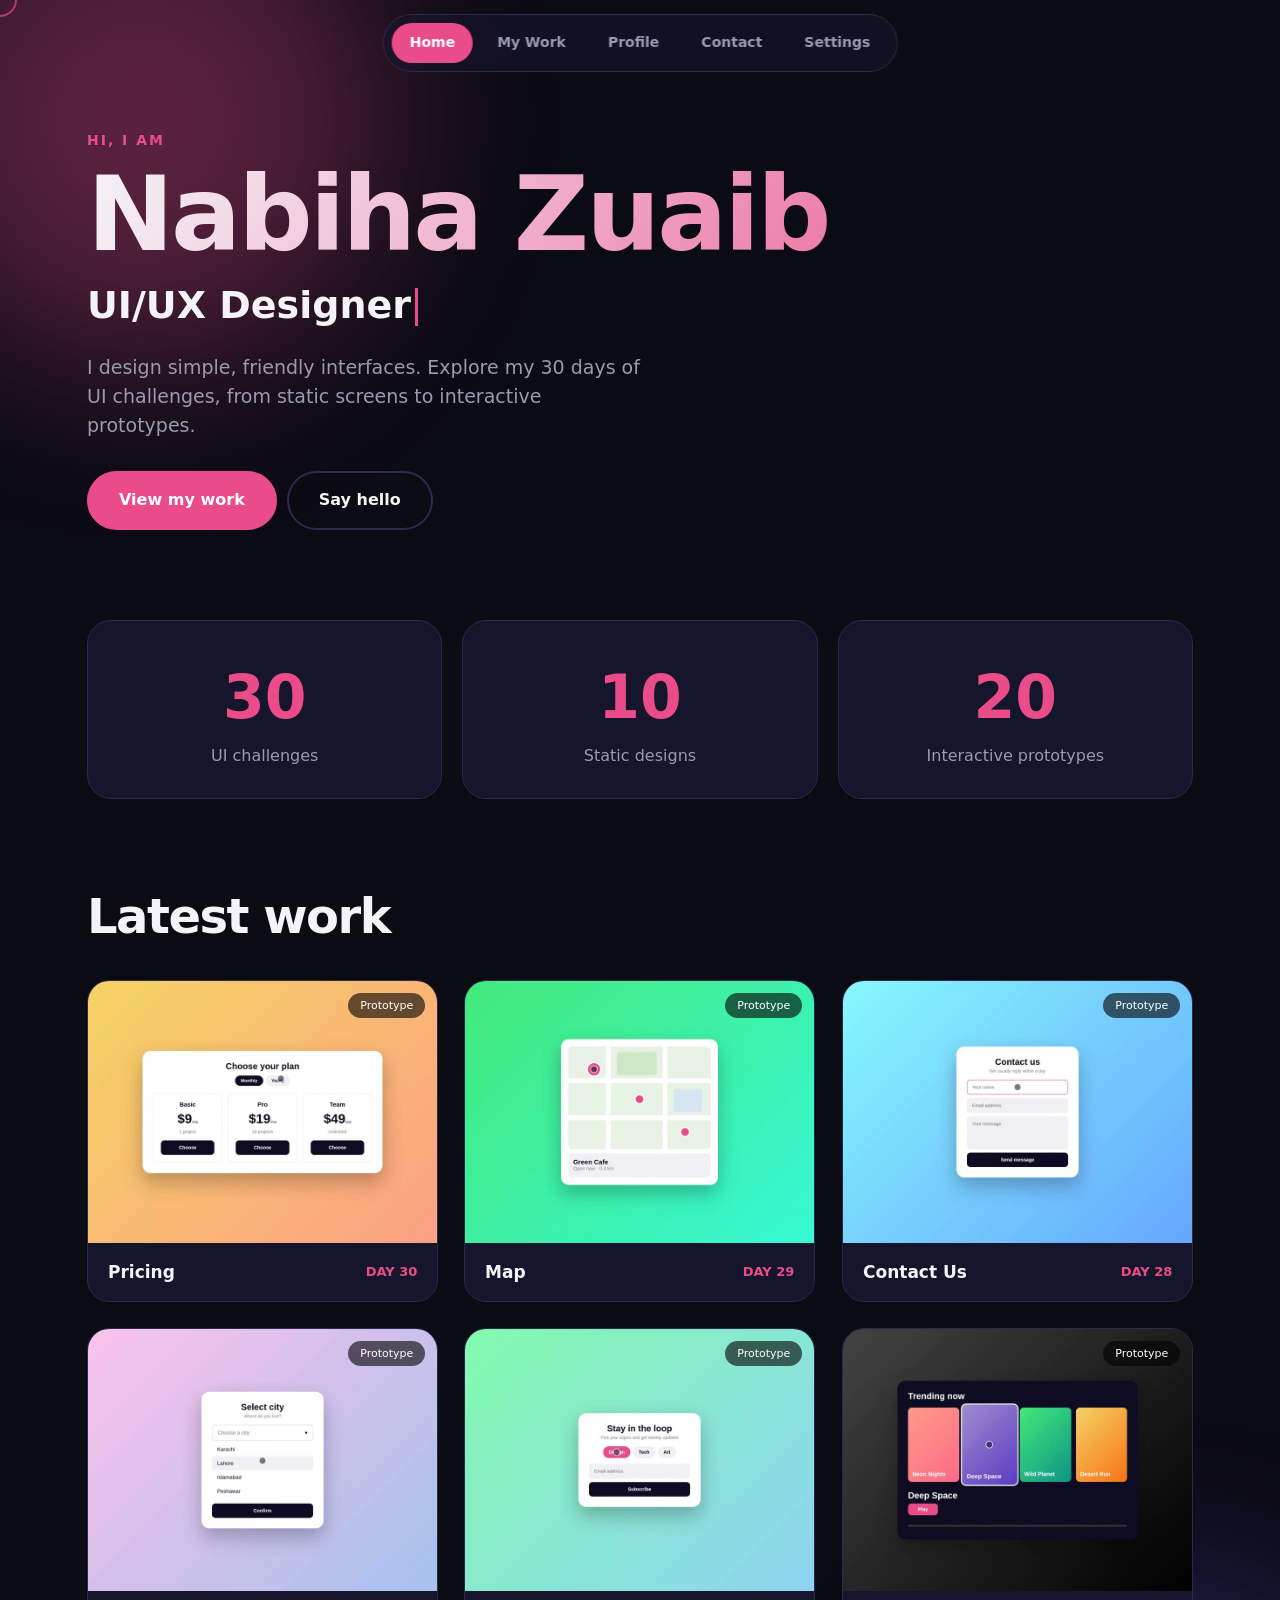
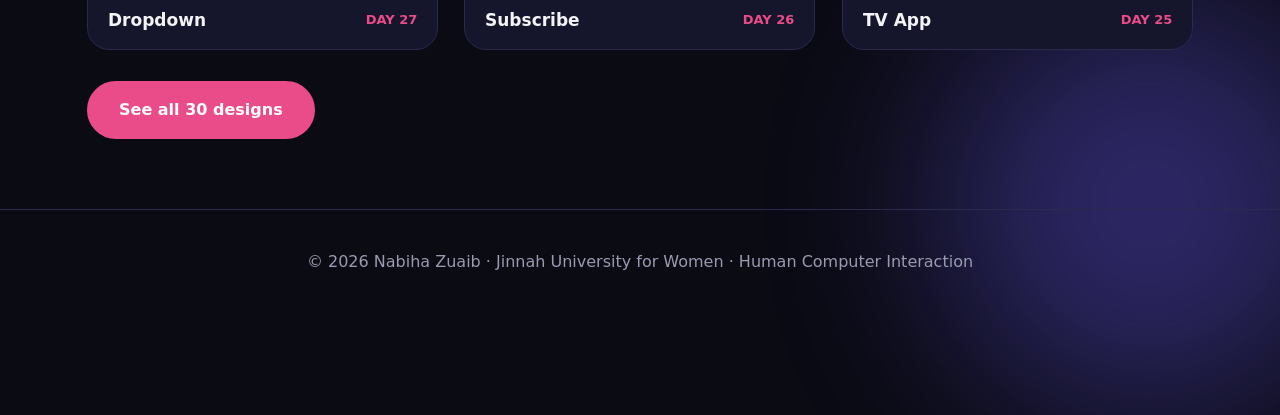
<file: nabiha-portfolio/site/index.html>
<!doctype html><html lang="en"><head><meta charset="utf-8"><meta name="viewport" content="width=device-width,initial-scale=1"><title>Home | Nabiha Zuaib</title><meta name="description" content="Nabiha Zuaib - UI/UX design portfolio, 30 Daily UI challenges."><link rel="stylesheet" href="style.css"></head><body data-p="home"><main>
<section class="hero"><p class="eye rev">Hi, I am</p><h1 class="rev">Nabiha Zuaib</h1><h2 class="rev"><span id="ty"></span><i class="caret"></i></h2><p class="lead rev">I design simple, friendly interfaces. Explore my 30 days of UI challenges, from static screens to interactive prototypes.</p><div class="rev"><a class="btn" href="work.html">View my work</a><a class="btn ghost" href="contact.html">Say hello</a></div></section>
<section class="stats"><div class="st"><b data-c="30">0</b><span>UI challenges</span></div><div class="st"><b data-c="10">0</b><span>Static designs</span></div><div class="st"><b data-c="20">0</b><span>Interactive prototypes</span></div></section>
<h3 class="t rev">Latest work</h3><div class="grid" id="feat"></div><a class="btn" href="work.html">See all 30 designs</a>
</main><script src="app.js"></script></body></html>
</file>
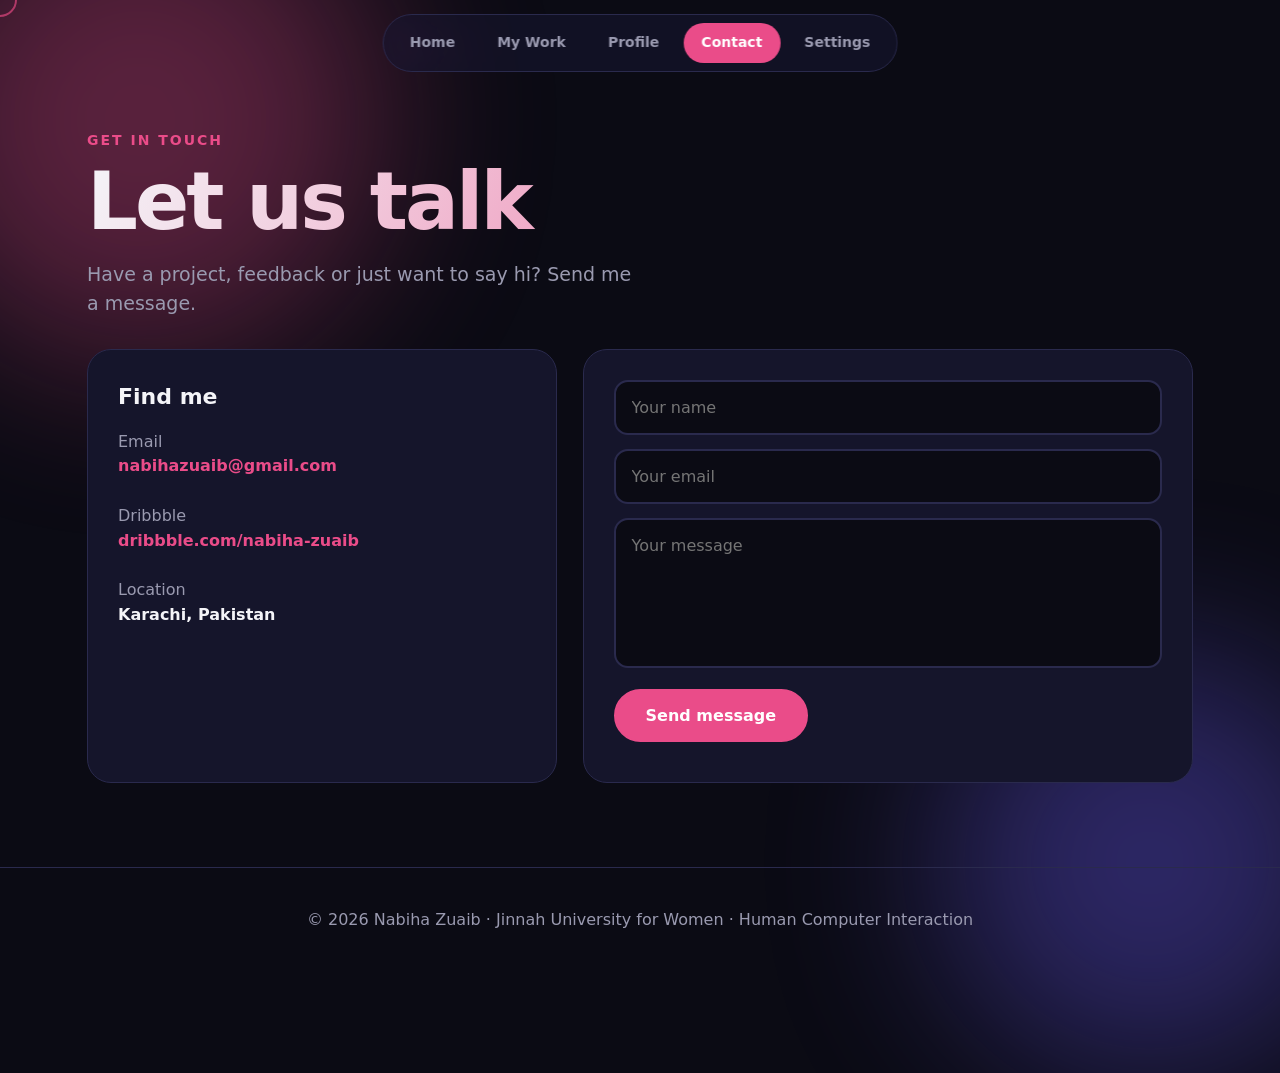
<file: nabiha-portfolio/site/contact.html>
<!doctype html><html lang="en"><head><meta charset="utf-8"><meta name="viewport" content="width=device-width,initial-scale=1"><title>Contact | Nabiha Zuaib</title><meta name="description" content="Nabiha Zuaib - UI/UX design portfolio, 30 Daily UI challenges."><link rel="stylesheet" href="style.css"></head><body data-p="contact"><main>
<p class="eye rev">Get in touch</p><h1 class="rev" style="font-size:clamp(40px,7vw,80px)">Let us talk</h1><p class="lead rev">Have a project, feedback or just want to say hi? Send me a message.</p>
<div class="two"><div class="box"><h4>Find me</h4><p>Email<br><a href="mailto:nabihazuaib@gmail.com" style="color:var(--a)"><b>nabihazuaib@gmail.com</b></a></p><br><p>Dribbble<br><a href="https://dribbble.com/nabiha-zuaib" target="_blank" rel="noopener" style="color:var(--a)"><b>dribbble.com/nabiha-zuaib</b></a></p><br><p>Location<br><b style="color:var(--fg)">Karachi, Pakistan</b></p></div>
<div class="box"><form id="f"><input id="n" placeholder="Your name" required><input id="e" type="email" placeholder="Your email" required><textarea id="m" placeholder="Your message" required></textarea><button class="btn" type="submit">Send message</button></form><div class="ok"><b>&#10003;</b><h4>Thank you!</h4><p>Your email app should open with the message ready to send.</p></div></div></div>
</main><script src="app.js"></script></body></html>
</file>
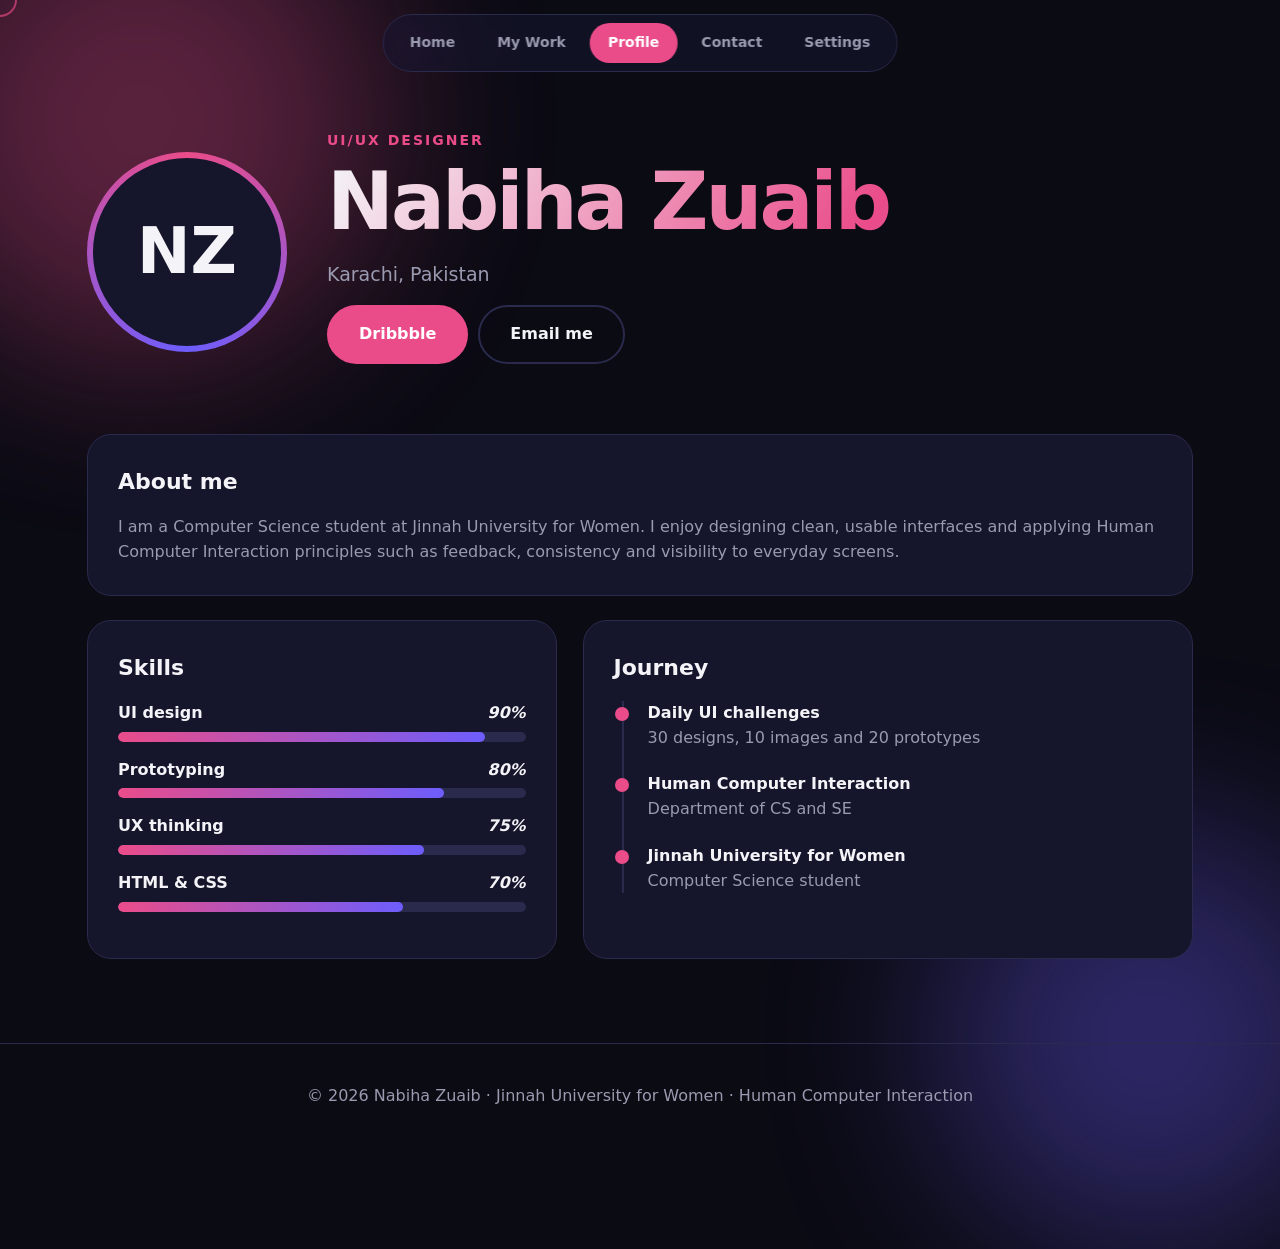
<file: nabiha-portfolio/site/profile.html>
<!doctype html><html lang="en"><head><meta charset="utf-8"><meta name="viewport" content="width=device-width,initial-scale=1"><title>Profile | Nabiha Zuaib</title><meta name="description" content="Nabiha Zuaib - UI/UX design portfolio, 30 Daily UI challenges."><link rel="stylesheet" href="style.css"></head><body data-p="profile"><main>
<div class="pf"><div class="av rev"><div>NZ</div></div><div><p class="eye rev">UI/UX Designer</p><h1 class="rev" style="font-size:clamp(40px,7vw,80px)">Nabiha Zuaib</h1><p class="lead rev" style="margin-bottom:16px">Karachi, Pakistan</p><a class="btn" href="https://dribbble.com/nabiha-zuaib" target="_blank" rel="noopener">Dribbble</a><a class="btn ghost" href="mailto:nabihazuaib@gmail.com">Email me</a></div></div>
<div class="box"><h4>About me</h4><p>I am a Computer Science student at Jinnah University for Women. I enjoy designing clean, usable interfaces and applying Human Computer Interaction principles such as feedback, consistency and visibility to everyday screens.</p></div>
<div class="two"><div class="box"><h4>Skills</h4>
<div class="sk"><span>UI design<em>90%</em></span><div class="bar"><i data-w="90"></i></div></div><div class="sk"><span>Prototyping<em>80%</em></span><div class="bar"><i data-w="80"></i></div></div><div class="sk"><span>UX thinking<em>75%</em></span><div class="bar"><i data-w="75"></i></div></div><div class="sk"><span>HTML &amp; CSS<em>70%</em></span><div class="bar"><i data-w="70"></i></div></div></div>
<div class="box"><h4>Journey</h4><div class="tl"><div><b>Daily UI challenges</b><span>30 designs, 10 images and 20 prototypes</span></div><div><b>Human Computer Interaction</b><span>Department of CS and SE</span></div><div><b>Jinnah University for Women</b><span>Computer Science student</span></div></div></div></div>
</main><script src="app.js"></script></body></html>
</file>
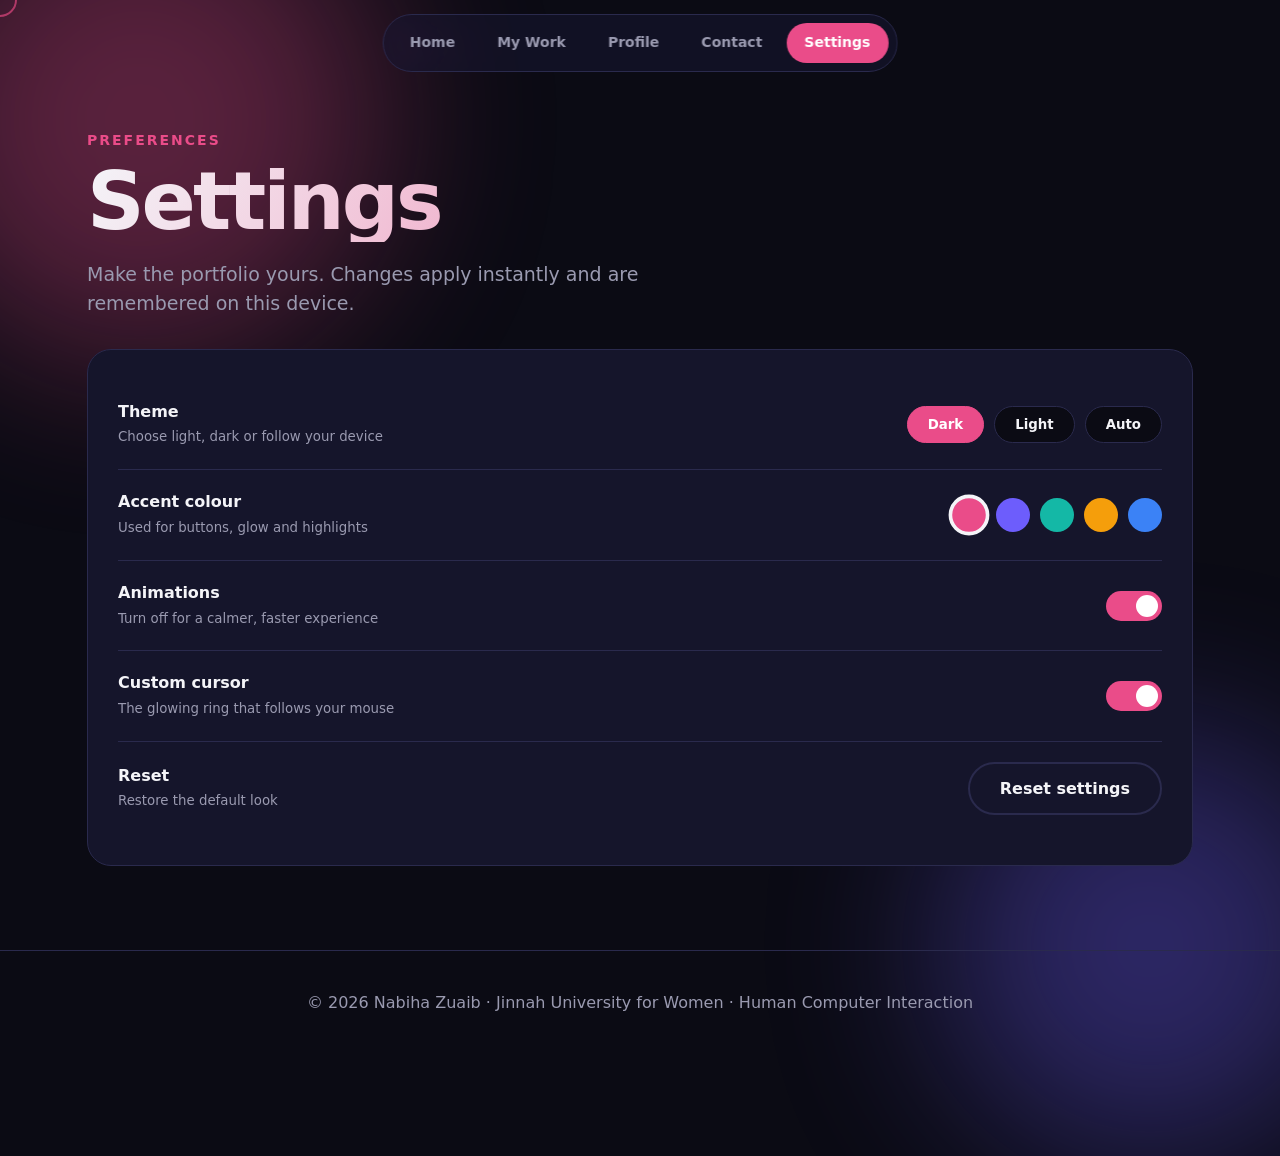
<file: nabiha-portfolio/site/settings.html>
<!doctype html><html lang="en"><head><meta charset="utf-8"><meta name="viewport" content="width=device-width,initial-scale=1"><title>Settings | Nabiha Zuaib</title><meta name="description" content="Nabiha Zuaib - UI/UX design portfolio, 30 Daily UI challenges."><link rel="stylesheet" href="style.css"></head><body data-p="settings"><main>
<p class="eye rev">Preferences</p><h1 class="rev" style="font-size:clamp(40px,7vw,80px)">Settings</h1><p class="lead rev">Make the portfolio yours. Changes apply instantly and are remembered on this device.</p>
<div class="box"><div class="row"><div><b>Theme</b><small>Choose light, dark or follow your device</small></div><div class="sg"><button data-t="dark">Dark</button><button data-t="light">Light</button><button data-t="auto">Auto</button></div></div>
<div class="row"><div><b>Accent colour</b><small>Used for buttons, glow and highlights</small></div><div class="sg"><i class="cs" data-a="#ea4c89"></i><i class="cs" data-a="#6d5dfc"></i><i class="cs" data-a="#14b8a6"></i><i class="cs" data-a="#f59e0b"></i><i class="cs" data-a="#3b82f6"></i></div></div>
<div class="row"><div><b>Animations</b><small>Turn off for a calmer, faster experience</small></div><button class="sw" id="sa"></button></div>
<div class="row"><div><b>Custom cursor</b><small>The glowing ring that follows your mouse</small></div><button class="sw" id="sc"></button></div>
<div class="row"><div><b>Reset</b><small>Restore the default look</small></div><button class="btn ghost" id="rs" style="margin:0">Reset settings</button></div></div>
</main><script src="app.js"></script></body></html>
</file>
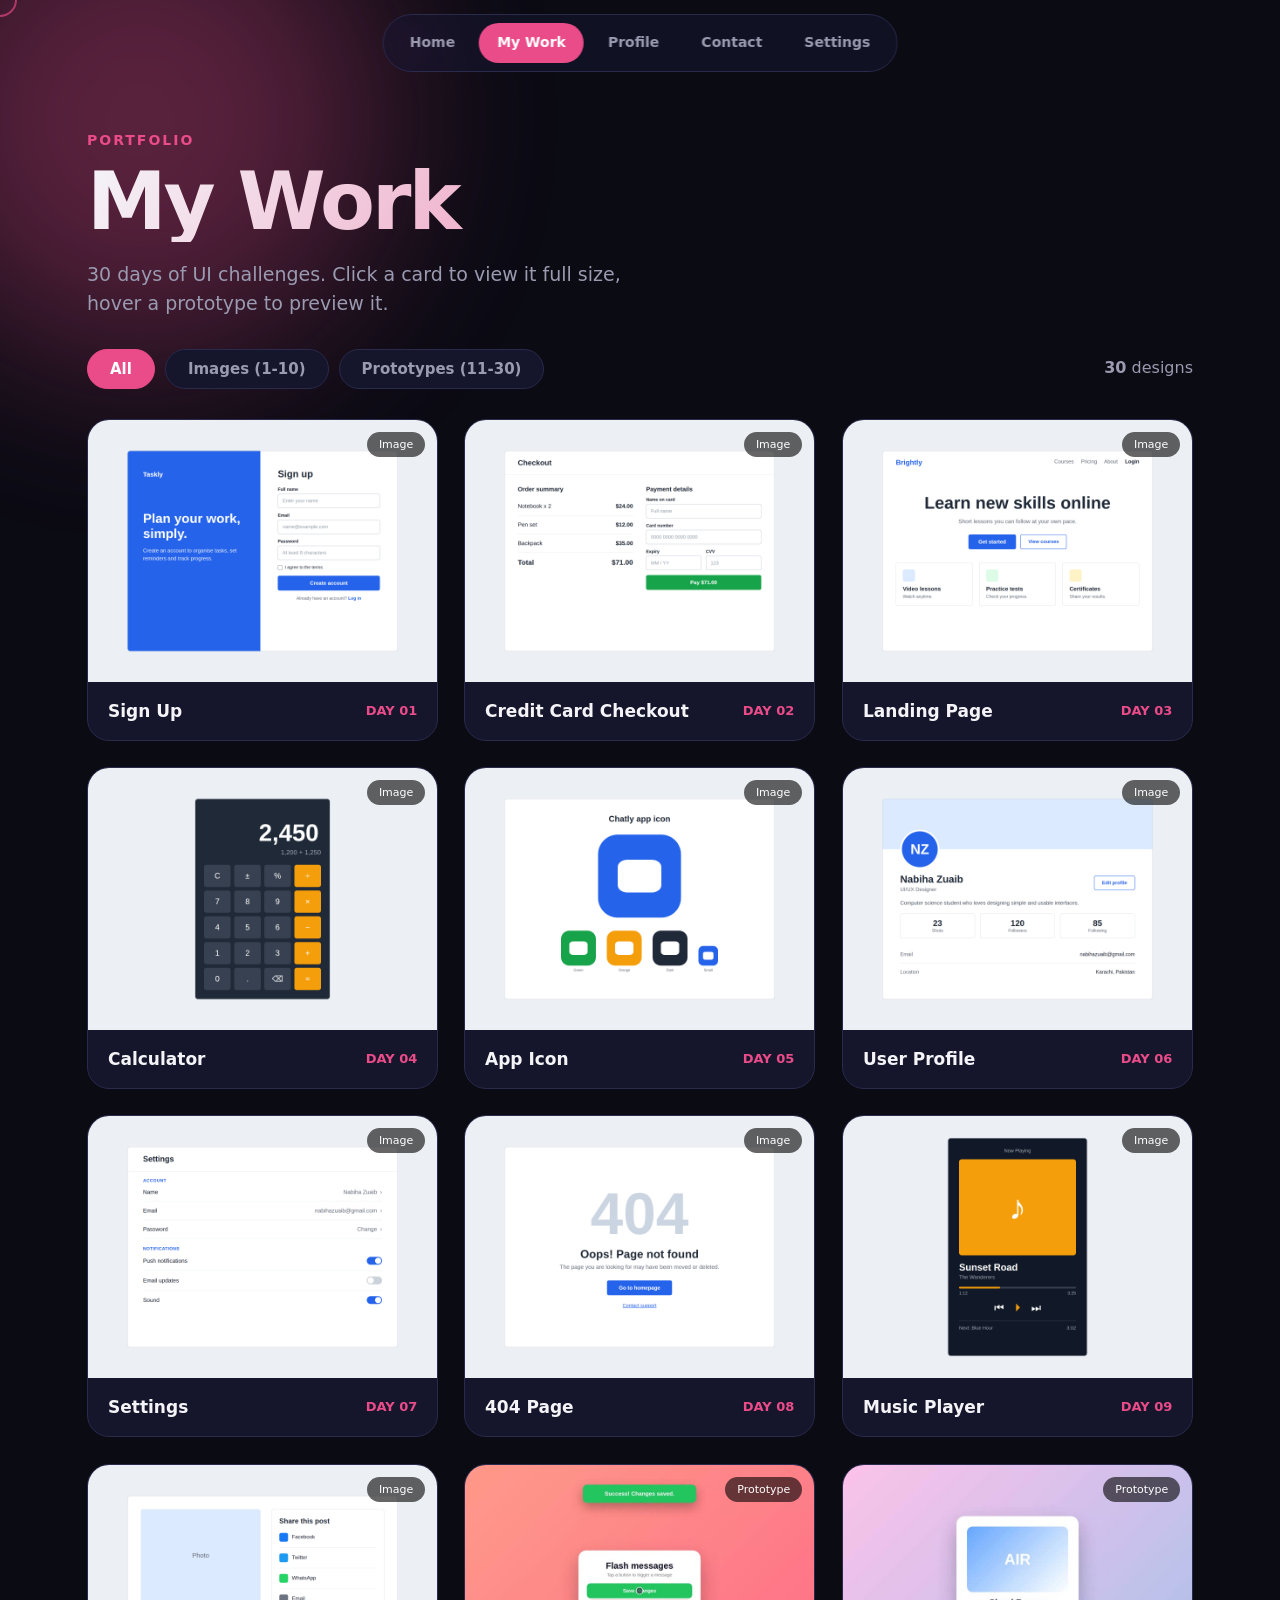
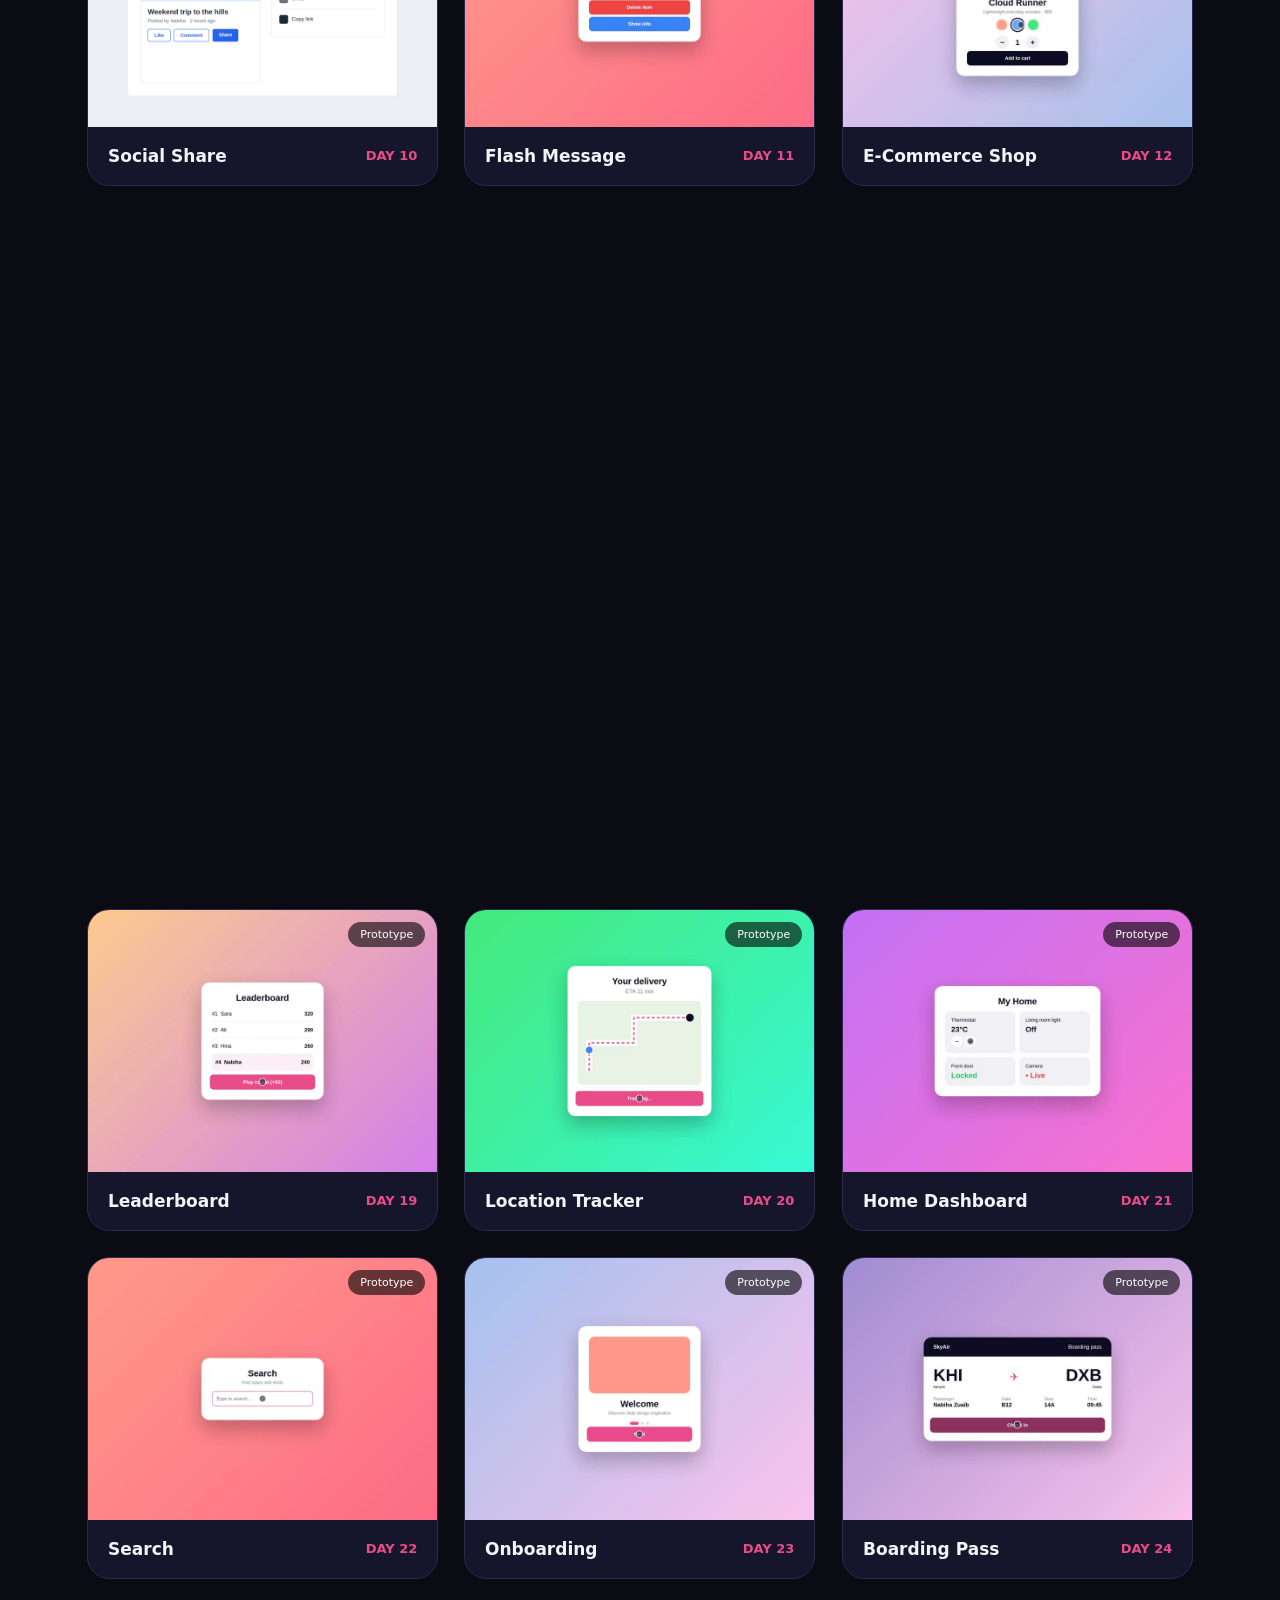
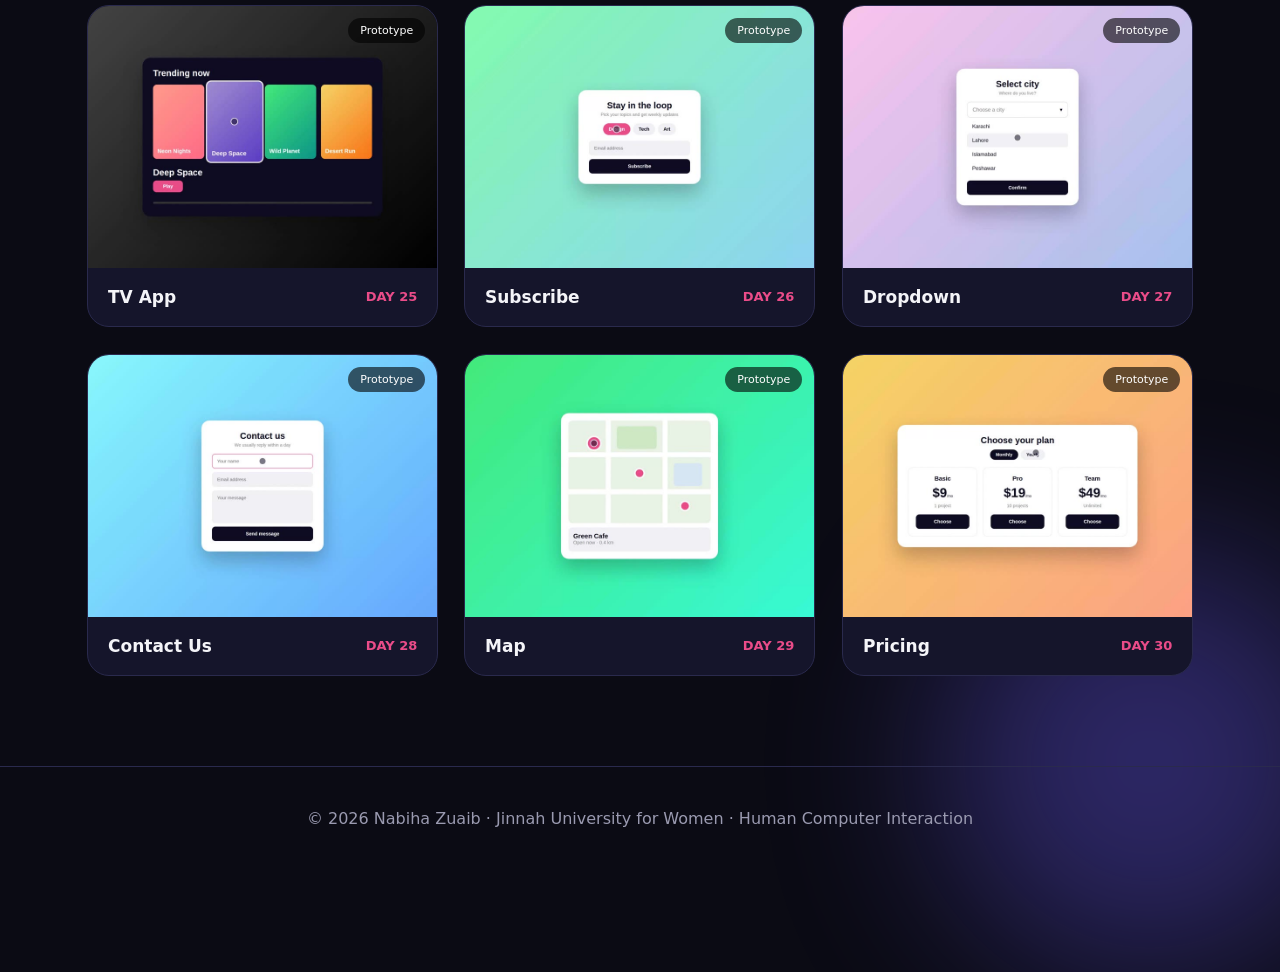
<file: nabiha-portfolio/site/work.html>
<!doctype html><html lang="en"><head><meta charset="utf-8"><meta name="viewport" content="width=device-width,initial-scale=1"><title>My Work | Nabiha Zuaib</title><meta name="description" content="Nabiha Zuaib - UI/UX design portfolio, 30 Daily UI challenges."><link rel="stylesheet" href="style.css"></head><body data-p="work"><main>
<p class="eye rev">Portfolio</p><h1 class="rev" style="font-size:clamp(40px,7vw,80px)">My Work</h1><p class="lead rev">30 days of UI challenges. Click a card to view it full size, hover a prototype to preview it.</p>
<div class="chips rev"><button class="chip on" data-k="all">All</button><button class="chip" data-k="i">Images (1-10)</button><button class="chip" data-k="v">Prototypes (11-30)</button><span style="margin-left:auto;color:var(--mute);align-self:center"><b id="cnt">30</b> designs</span></div>
<div class="grid" id="all"></div>
</main><script src="app.js"></script></body></html>
</file>
<file: nabiha-portfolio/site/style.css>
:root{--bg:#0b0b14;--fg:#f4f4f8;--mute:#9a9ab0;--card:#15152b;--line:#2a2a4d;--a:#ea4c89}
[data-theme=light]{--bg:#f6f6fb;--fg:#12122a;--mute:#5d5d78;--card:#fff;--line:#e0e0ee}
*{box-sizing:border-box;margin:0}html{scroll-behavior:smooth}
body{background:var(--bg);color:var(--fg);font-family:Inter,"Segoe UI",system-ui,sans-serif;line-height:1.55;overflow-x:hidden;animation:fi .6s both;transition:background .4s,color .4s}
body.out{opacity:0;transform:scale(.985);transition:.35s}
@keyframes fi{from{opacity:0;transform:translateY(14px)}}
a{color:inherit;text-decoration:none}
.bl{position:fixed;border-radius:50%;filter:blur(90px);opacity:.35;z-index:-1;animation:fl 18s ease-in-out infinite alternate}
.b1{width:480px;height:480px;background:var(--a);top:-120px;left:-100px}.b2{width:420px;height:420px;background:#6d5dfc;bottom:-100px;right:-80px;animation-delay:-6s}
@keyframes fl{to{transform:translate(120px,80px) scale(1.2)}}
.noanim *,.noanim{animation:none!important;transition:none!important}.noanim .rev{opacity:1;transform:none}
#pg{position:fixed;top:0;left:0;height:3px;background:var(--a);width:0;z-index:99}
nav{position:fixed;top:14px;left:50%;transform:translateX(-50%);display:flex;gap:6px;padding:8px;border-radius:40px;background:color-mix(in srgb,var(--card) 70%,transparent);backdrop-filter:blur(14px);border:1px solid var(--line);z-index:50;max-width:96vw;flex-wrap:wrap;justify-content:center}
nav a{padding:9px 18px;border-radius:30px;font-size:14px;font-weight:600;color:var(--mute);transition:.3s}
nav a:hover{color:var(--fg);background:var(--line)}nav a.on{background:var(--a);color:#fff}
main{max-width:1150px;margin:0 auto;padding:130px 22px 60px}
.eye{color:var(--a);font-weight:700;letter-spacing:2px;text-transform:uppercase;font-size:14px}
h1{font-size:clamp(46px,9vw,104px);line-height:1;letter-spacing:-3px;background:linear-gradient(120deg,var(--fg),var(--a),#6d5dfc,var(--fg));background-size:300%;-webkit-background-clip:text;background-clip:text;color:transparent;animation:gr 8s linear infinite;margin:10px 0}
@keyframes gr{to{background-position:300%}}
.hero h2{font-size:clamp(22px,4vw,38px);font-weight:600;min-height:1.5em}.caret{display:inline-block;width:3px;height:1em;background:var(--a);margin-left:4px;vertical-align:middle;animation:bk 1s steps(1) infinite}@keyframes bk{50%{opacity:0}}
.lead{max-width:560px;color:var(--mute);font-size:19px;margin:18px 0 30px}
.btn{display:inline-block;padding:15px 30px;border-radius:40px;background:var(--a);color:#fff;font-weight:700;border:2px solid var(--a);cursor:pointer;font-size:16px;transition:transform .2s,box-shadow .3s;margin:0 10px 10px 0;font-family:inherit}
.btn:hover{box-shadow:0 12px 34px color-mix(in srgb,var(--a) 55%,transparent)}.btn.ghost{background:transparent;color:var(--fg);border-color:var(--line)}
.mq{overflow:hidden;margin:70px -22px;border-block:1px solid var(--line);padding:18px 0;white-space:nowrap}.mq div{display:inline-block;animation:mq 40s linear infinite;font-size:30px;font-weight:800;color:transparent;-webkit-text-stroke:1px var(--mute)}.mq span{margin:0 26px}.mq span:nth-child(3n){color:var(--a);-webkit-text-stroke:0}
@keyframes mq{to{transform:translateX(-50%)}}
.stats{margin-top:80px;display:grid;grid-template-columns:repeat(auto-fit,minmax(200px,1fr));gap:20px;margin-bottom:80px}
.st{background:var(--card);border:1px solid var(--line);border-radius:24px;padding:30px;text-align:center}.st b{font-size:60px;display:block;color:var(--a)}.st span{color:var(--mute)}
h3.t{font-size:clamp(30px,5vw,48px);letter-spacing:-1.5px;margin-bottom:26px}
.rev{opacity:0;transform:translateY(46px);transition:opacity .8s cubic-bezier(.2,.7,.2,1),transform .8s cubic-bezier(.2,.7,.2,1)}.rev.in{opacity:1;transform:none}
.grid{display:grid;grid-template-columns:repeat(auto-fill,minmax(310px,1fr));gap:26px;margin-bottom:30px}
.card{background:var(--card);border:1px solid var(--line);border-radius:22px;overflow:hidden;cursor:pointer;position:relative;transform-style:preserve-3d;will-change:transform}
.card:after{content:"";position:absolute;inset:0;background:radial-gradient(260px circle at var(--mx,50%) var(--my,50%),color-mix(in srgb,var(--a) 28%,transparent),transparent 60%);opacity:0;transition:.3s;pointer-events:none}.card:hover:after{opacity:1}
.th{aspect-ratio:4/3;overflow:hidden;background:#000}.th img,.th video{width:100%;height:100%;object-fit:cover;display:block;transition:transform .6s}.card:hover .th img,.card:hover .th video{transform:scale(1.08)}
.mt{padding:16px 20px;display:flex;justify-content:space-between;align-items:center}.mt span{color:var(--a);font-weight:700;font-size:13px}.mt b{font-size:17px}
.bd{position:absolute;top:12px;right:12px;background:rgba(0,0,0,.6);color:#fff;font-size:11px;padding:4px 12px;border-radius:20px;z-index:2}
.chips{display:flex;gap:10px;margin-bottom:30px;flex-wrap:wrap}.chip{padding:10px 22px;border-radius:30px;border:1px solid var(--line);background:var(--card);cursor:pointer;font-weight:600;color:var(--mute);transition:.3s;font-family:inherit;font-size:15px}.chip.on,.chip:hover{background:var(--a);color:#fff;border-color:var(--a)}
#md{position:fixed;inset:0;background:rgba(5,5,15,.88);backdrop-filter:blur(10px);display:grid;place-items:center;z-index:100;opacity:0;pointer-events:none;transition:.35s}#md.on{opacity:1;pointer-events:auto}
#md .bx{width:min(920px,92vw);transform:scale(.9);transition:.4s cubic-bezier(.2,.9,.3,1.2);color:#fff;text-align:center}#md.on .bx{transform:none}
#md .bx img,#md .bx video{width:100%;max-height:72vh;object-fit:contain;border-radius:18px;background:#000}#md p{margin-top:14px;font-size:20px}
.ar{position:fixed;top:50%;font-size:30px;width:56px;height:56px;border-radius:50%;background:var(--a);color:#fff;border:0;cursor:pointer;transform:translateY(-50%)}.ar.l{left:18px}.ar.r{right:18px}.x{position:fixed;top:18px;right:22px;font-size:40px;color:#fff;background:none;border:0;cursor:pointer}
.pf{display:flex;gap:40px;align-items:center;flex-wrap:wrap;margin-bottom:60px}.av{width:200px;height:200px;border-radius:50%;padding:6px;background:conic-gradient(var(--a),#6d5dfc,var(--a));animation:sp 6s linear infinite}@keyframes sp{to{transform:rotate(360deg)}}.av div{width:100%;height:100%;border-radius:50%;background:var(--card);display:grid;place-items:center;font-size:64px;font-weight:800;animation:sp 6s linear infinite reverse}
.box{background:var(--card);border:1px solid var(--line);border-radius:24px;padding:30px;margin-bottom:24px}.box h4{font-size:22px;margin-bottom:16px}.box p{color:var(--mute)}
.sk{margin-bottom:16px}.sk span{display:flex;justify-content:space-between;font-weight:600;margin-bottom:6px}.bar{height:10px;border-radius:6px;background:var(--line);overflow:hidden}.bar i{display:block;height:100%;width:0;background:linear-gradient(90deg,var(--a),#6d5dfc);border-radius:6px;transition:width 1.4s cubic-bezier(.2,.8,.2,1)}
.tl{border-left:2px solid var(--line);padding-left:24px;margin-left:8px}.tl div{margin-bottom:22px;position:relative}.tl div:before{content:"";position:absolute;left:-33px;top:6px;width:14px;height:14px;border-radius:50%;background:var(--a)}.tl b{display:block}.tl span{color:var(--mute)}
.two{display:grid;grid-template-columns:1fr 1.3fr;gap:26px}@media(max-width:800px){.two{grid-template-columns:1fr}}
input,textarea{width:100%;background:var(--bg);border:2px solid var(--line);color:var(--fg);border-radius:14px;padding:16px;font-size:16px;font-family:inherit;margin-bottom:14px;outline:0;transition:.3s}input:focus,textarea:focus{border-color:var(--a);box-shadow:0 0 0 5px color-mix(in srgb,var(--a) 20%,transparent)}textarea{height:150px;resize:none}
.row{display:flex;justify-content:space-between;align-items:center;padding:20px 0;border-bottom:1px solid var(--line);gap:16px;flex-wrap:wrap}.row:last-child{border:0}.row b{display:block}.row small{color:var(--mute)}
.sg{display:flex;gap:10px}.sg button{padding:10px 20px;border-radius:30px;border:1px solid var(--line);background:var(--bg);color:var(--fg);cursor:pointer;font-weight:600;transition:.3s;font-family:inherit}.sg button.on{background:var(--a);color:#fff;border-color:var(--a)}
.sw{width:56px;height:30px;border-radius:15px;background:var(--line);position:relative;cursor:pointer;transition:.3s;border:0}.sw:after{content:"";position:absolute;left:4px;top:4px;width:22px;height:22px;border-radius:50%;background:#fff;transition:.3s}.sw.on{background:var(--a)}.sw.on:after{left:30px}
.cs{width:34px;height:34px;border-radius:50%;border:3px solid transparent;cursor:pointer;transition:.3s}.cs.on{border-color:var(--fg);transform:scale(1.2)}
.ok{display:none;text-align:center;padding:30px}.ok.on{display:block;animation:fi .5s}.ok b{display:grid;place-items:center;width:90px;height:90px;border-radius:50%;background:#22c55e;color:#fff;font-size:50px;margin:0 auto 16px;animation:pop .6s}@keyframes pop{from{transform:scale(0)}}
footer{text-align:center;color:var(--mute);padding:40px 20px;border-top:1px solid var(--line)}
#cur{position:fixed;width:34px;height:34px;border:2px solid var(--a);border-radius:50%;pointer-events:none;z-index:200;left:-60px;top:-60px;transform:translate(-50%,-50%);transition:width .25s,height .25s,background .25s;mix-blend-mode:difference}#cur.h{width:70px;height:70px;background:color-mix(in srgb,var(--a) 30%,transparent)}.nocur #cur{display:none}
@media(hover:none){#cur{display:none}}
</file>
